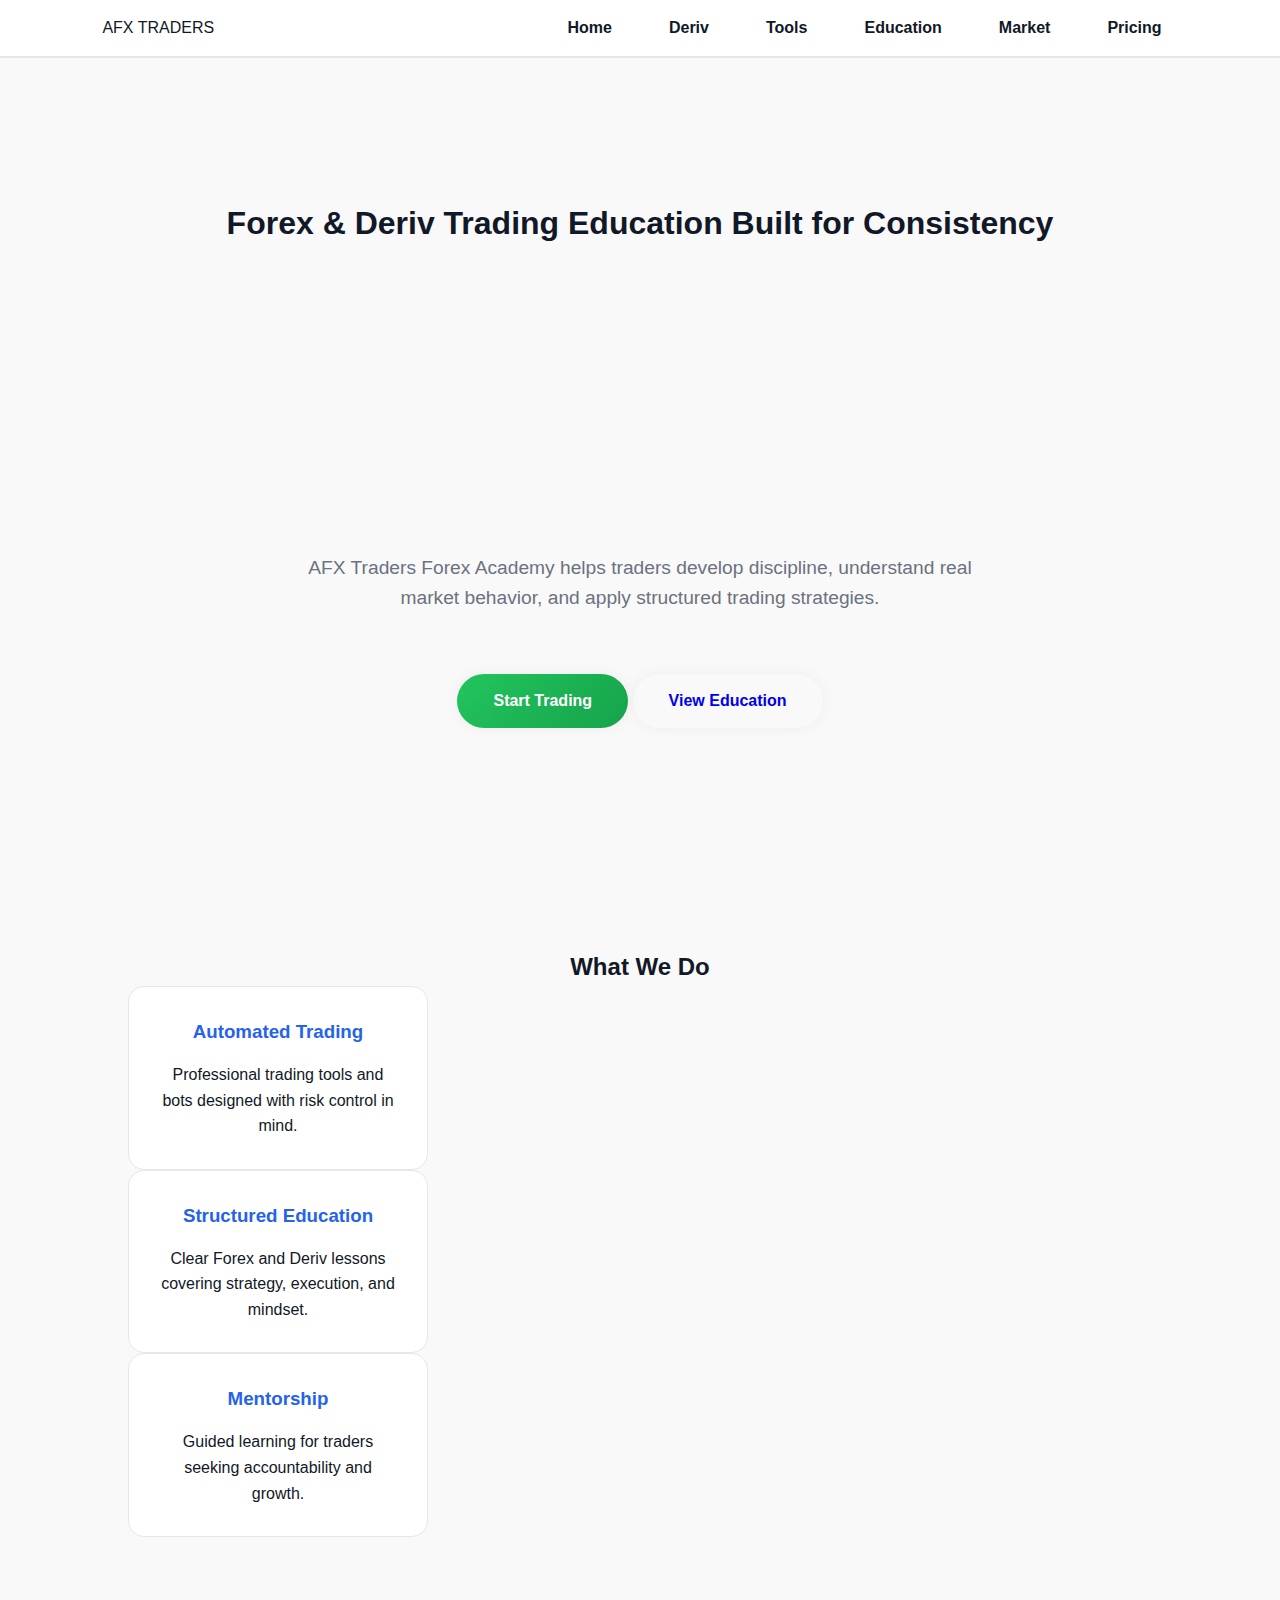
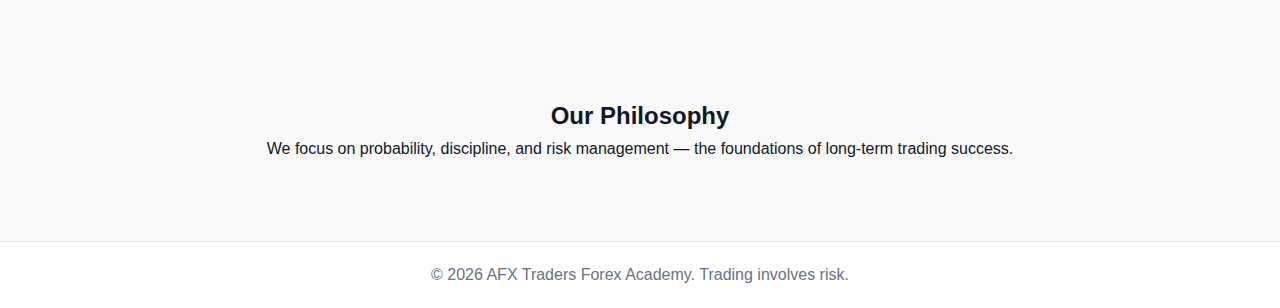
<file: index.html>
<!DOCTYPE html>
<html lang="en">
<head>
  <meta charset="UTF-8">
  <title>AFX Traders Forex Academy | Professional Trading Education</title>
  <meta name="description" content="AFX Traders Forex Academy provides professional Forex and Deriv trading education, automated tools, and mentorship focused on discipline and consistency.">
  <meta name="viewport" content="width=device-width, initial-scale=1.0">
  <link rel="stylesheet" href="style.css">
</head>
<body>

<nav class="navbar">
  <div class="logo">AFX TRADERS</div>
  <ul class="nav-links">
    <li><a href="index.html" class="active">Home</a></li>
    <li><a href="deriv.html">Deriv</a></li>
    <li><a href="tools.html">Tools</a></li>
    <li><a href="courses.html">Education</a></li>
    <li><a href="market.html">Market</a></li>
    <li><a href="pricing.html">Pricing</a></li>
  </ul>
</nav>

<section class="hero">
  <h1>Forex & Deriv Trading Education Built for Consistency</h1>
  <p>
    AFX Traders Forex Academy helps traders develop discipline, understand
    real market behavior, and apply structured trading strategies.
  </p>

  <div class="hero-buttons">
    <a href="deriv.html" class="btn green">Start Trading</a>
    <a href="courses.html" class="btn outline">View Education</a>
  </div>
</section>

<section class="section">
  <h2 class="center">What We Do</h2>

  <div class="grid">
    <div class="card">
      <h3>Automated Trading</h3>
      <p>Professional trading tools and bots designed with risk control in mind.</p>
    </div>
    <div class="card">
      <h3>Structured Education</h3>
      <p>Clear Forex and Deriv lessons covering strategy, execution, and mindset.</p>
    </div>
    <div class="card">
      <h3>Mentorship</h3>
      <p>Guided learning for traders seeking accountability and growth.</p>
    </div>
  </div>
</section>

<section class="section dark">
  <h2 class="center">Our Philosophy</h2>
  <p class="center max">
    We focus on probability, discipline, and risk management —
    the foundations of long-term trading success.
  </p>
</section>

<footer>
  <p>© 2026 AFX Traders Forex Academy. Trading involves risk.</p>
</footer>

</body>
</html>
</file>
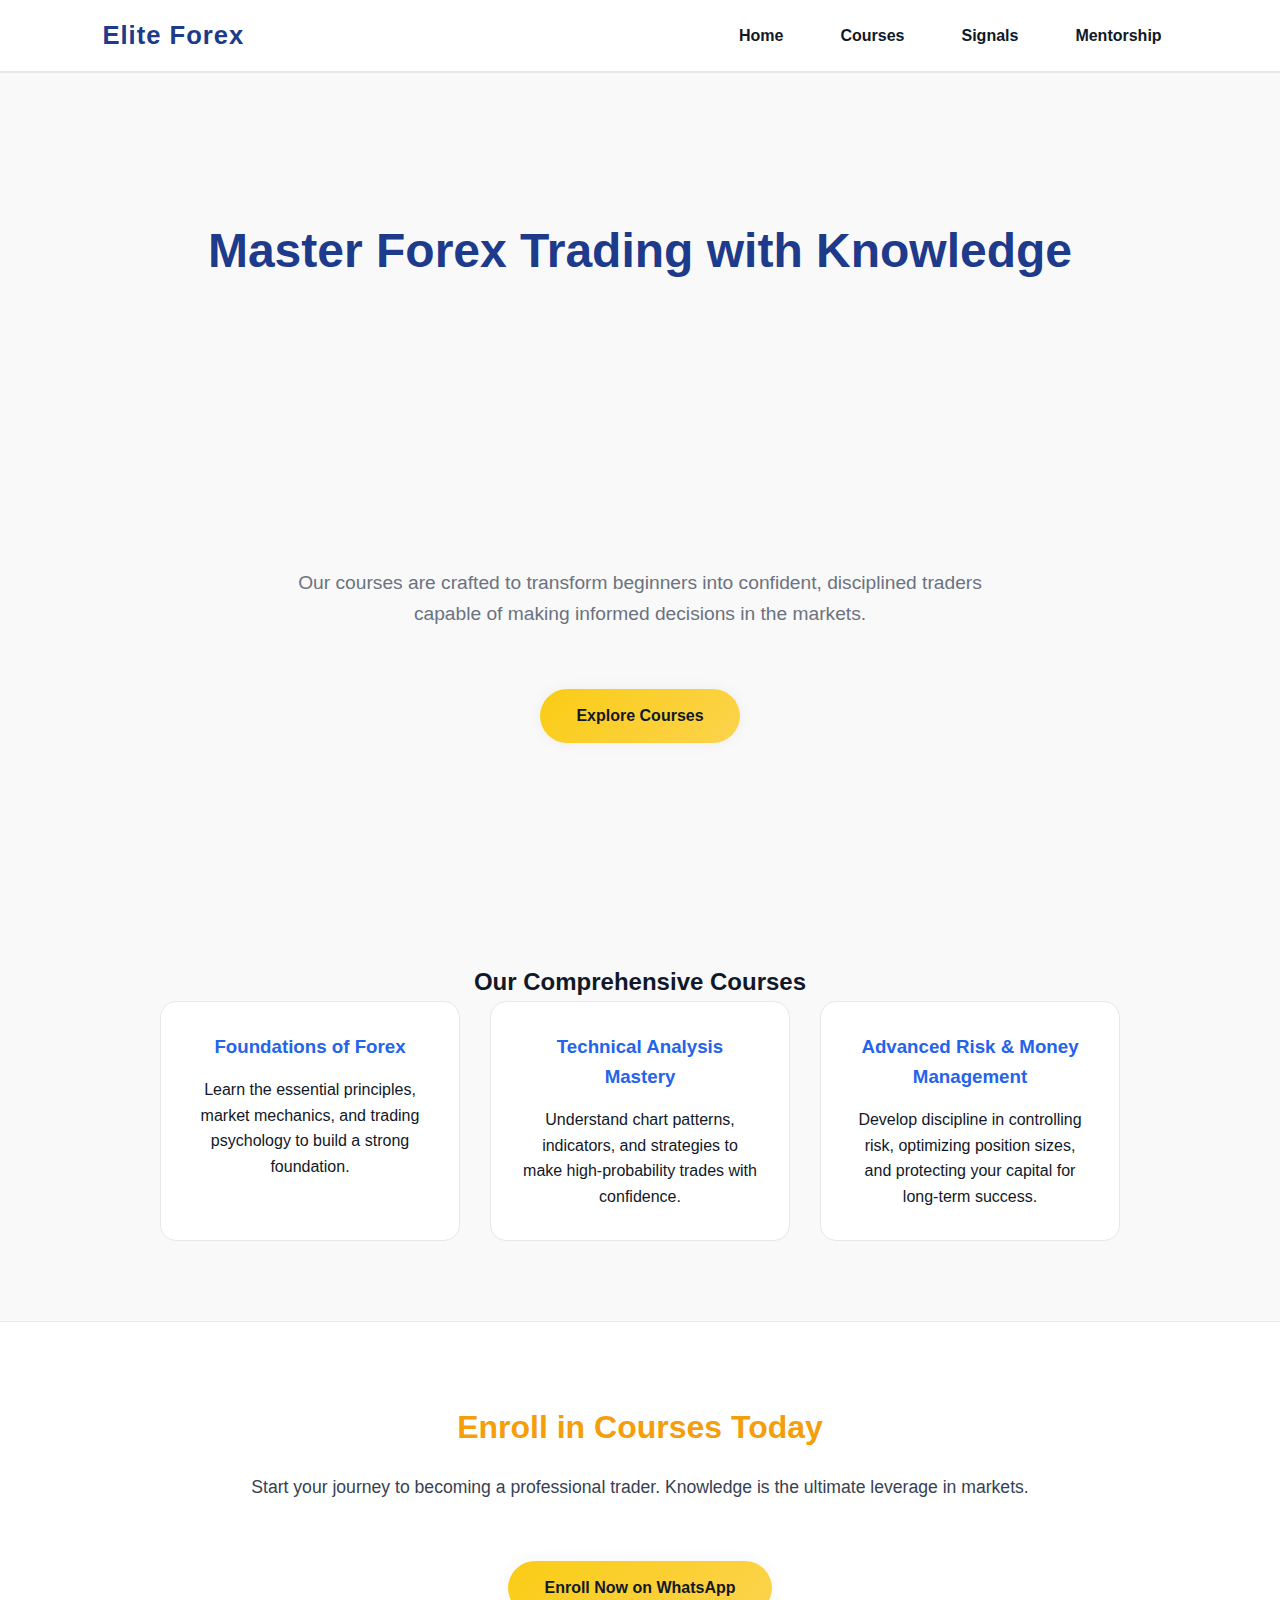
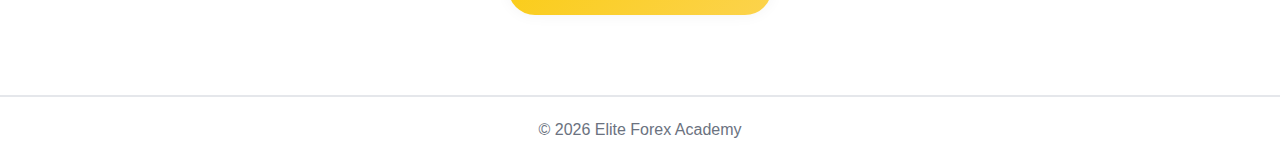
<file: courses.html>
<!DOCTYPE html>
<html lang="en">
<head>
  <meta charset="UTF-8">
  <title>Forex Courses - Elite Forex Academy</title>
  <link rel="stylesheet" href="style.css">
</head>
<body>

<!-- NAVBAR -->
<nav>
  <h1>Elite Forex</h1>
  <ul>
    <li><a href="index.html">Home</a></li>
    <li><a href="courses.html">Courses</a></li>
    <li><a href="signals.html">Signals</a></li>
    <li><a href="mentorship.html">Mentorship</a></li>
  </ul>
</nav>

<!-- HERO -->
<section class="hero">
  <h2>Master Forex Trading with Knowledge</h2>
  <p>Our courses are crafted to transform beginners into confident, disciplined traders capable of making informed decisions in the markets.</p>
  <a href="#course-list" class="btn gold">Explore Courses</a>
</section>

<!-- COURSES LIST -->
<section id="course-list">
  <h2>Our Comprehensive Courses</h2>
  <div class="cards">
    <div class="card">
      <h3>Foundations of Forex</h3>
      <p>Learn the essential principles, market mechanics, and trading psychology to build a strong foundation.</p>
    </div>
    <div class="card">
      <h3>Technical Analysis Mastery</h3>
      <p>Understand chart patterns, indicators, and strategies to make high-probability trades with confidence.</p>
    </div>
    <div class="card">
      <h3>Advanced Risk & Money Management</h3>
      <p>Develop discipline in controlling risk, optimizing position sizes, and protecting your capital for long-term success.</p>
    </div>
  </div>
</section>

<!-- CTA -->
<section class="cta">
  <h2>Enroll in Courses Today</h2>
  <p>Start your journey to becoming a professional trader. Knowledge is the ultimate leverage in markets.</p>
  <a href="https://wa.me/254799045699" class="btn gold" target="_blank">Enroll Now on WhatsApp</a>
</section>

<footer>
  <p>© 2026 Elite Forex Academy</p>
</footer>

</body>
</html>
</file>
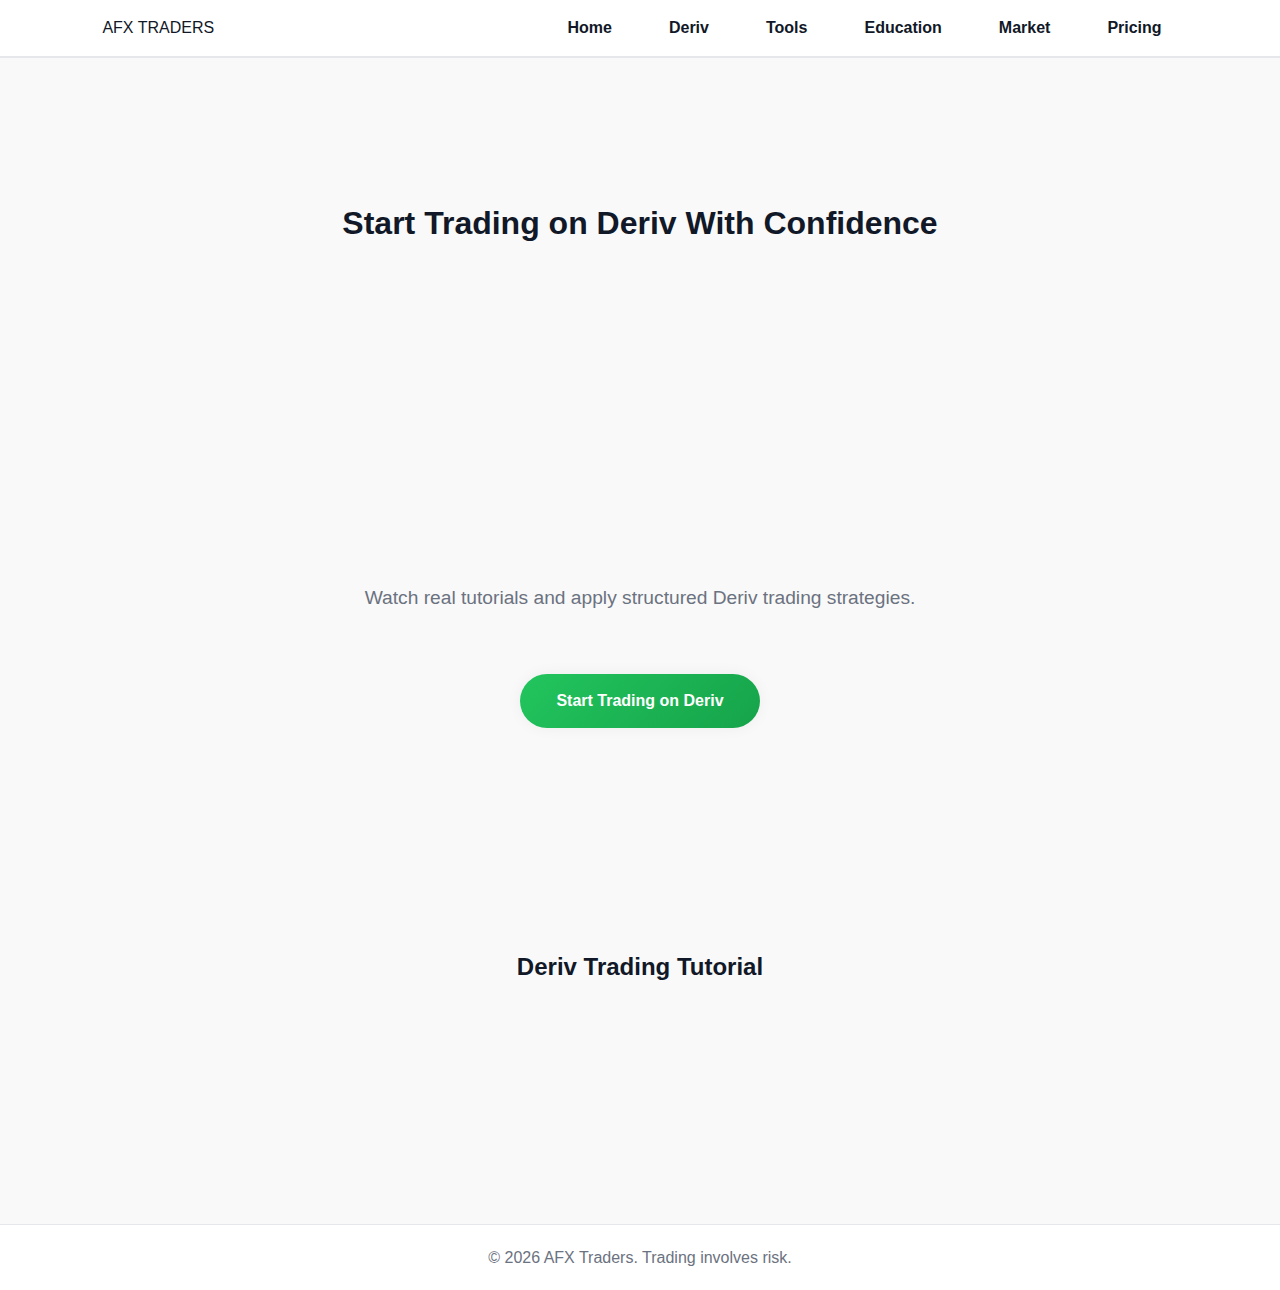
<file: deriv.html>
<!DOCTYPE html>
<html lang="en">
<head>
  <meta charset="UTF-8">
  <title>Trade on Deriv with AFX Traders | Practical Tutorials</title>
  <meta name="description" content="Learn how to trade on Deriv using clear tutorials and practical strategies from AFX Traders.">
  <meta name="viewport" content="width=device-width, initial-scale=1.0">
  <link rel="stylesheet" href="style.css">
</head>
<body>

<nav class="navbar">
  <div class="logo">AFX TRADERS</div>
  <ul class="nav-links">
    <li><a href="index.html">Home</a></li>
    <li><a href="deriv.html" class="active">Deriv</a></li>
    <li><a href="tools.html">Tools</a></li>
    <li><a href="courses.html">Education</a></li>
    <li><a href="market.html">Market</a></li>
    <li><a href="pricing.html">Pricing</a></li>
  </ul>
</nav>

<section class="hero">
  <h1>Start Trading on Deriv With Confidence</h1>
  <p>Watch real tutorials and apply structured Deriv trading strategies.</p>

  <a href="https://calekyztradinghub.site" target="_blank" class="btn green">
    Start Trading on Deriv
  </a>
</section>

<section class="section">
  <h2 class="center">Deriv Trading Tutorial</h2>

  <div class="video-card">
    <iframe
      src="https://www.youtube.com/embed/cB-ECa7Bo8E"
      title="AFX Traders Deriv Tutorial"
      frameborder="0"
      allowfullscreen>
    </iframe>
  </div>
</section>

<footer>
  <p>© 2026 AFX Traders. Trading involves risk.</p>
</footer>

</body>
</html>
</file>
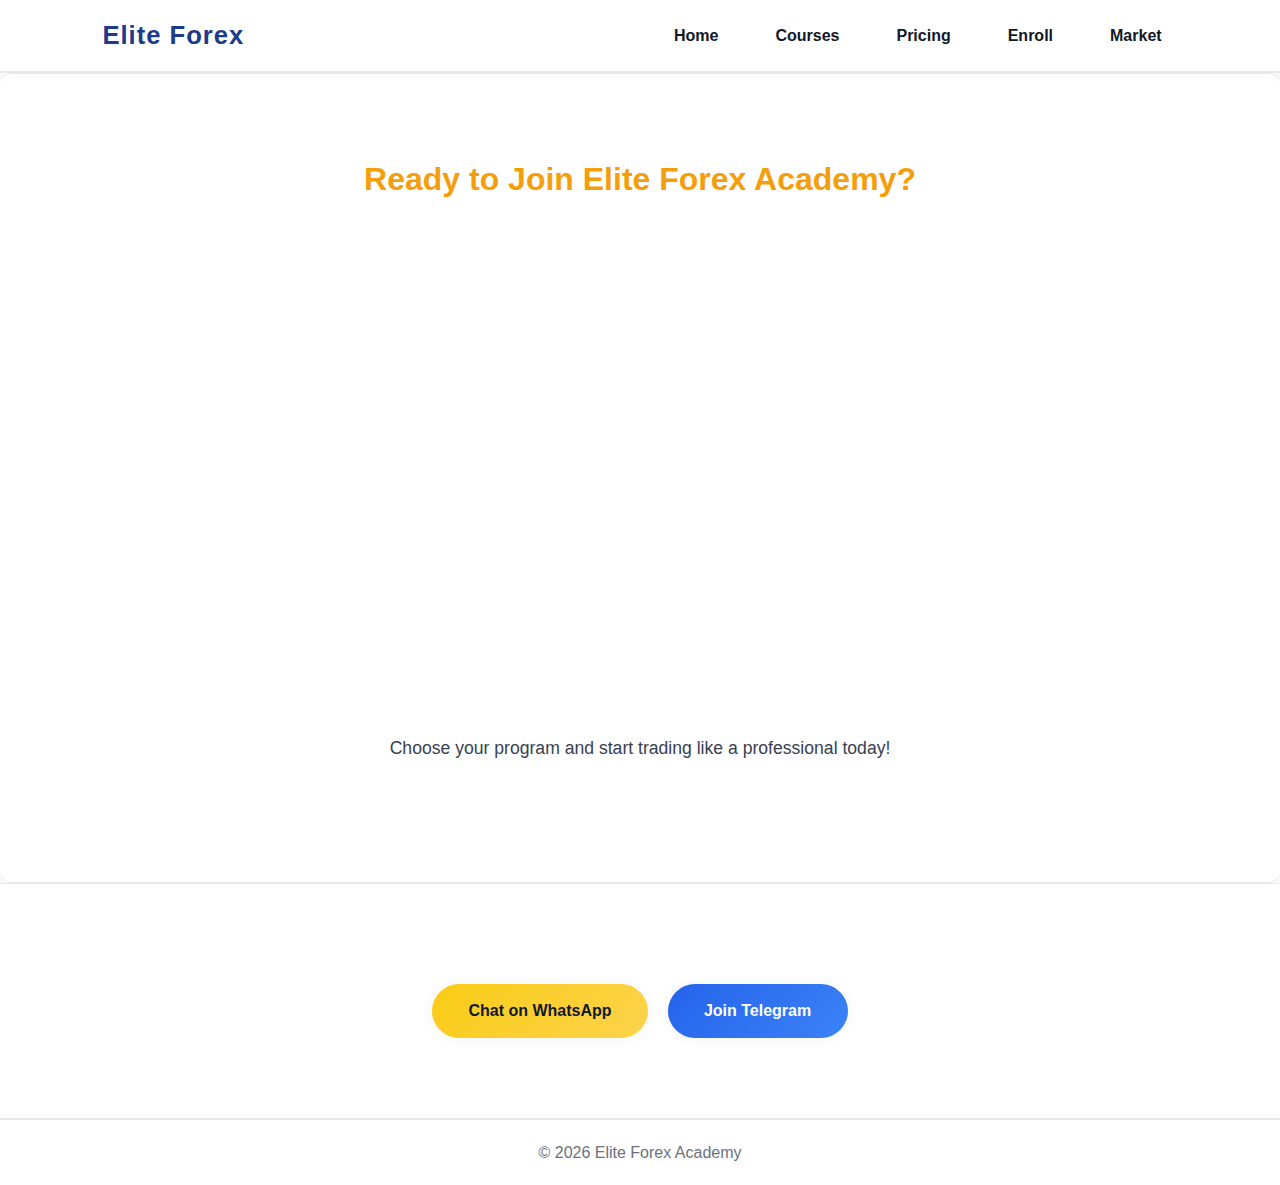
<file: enroll.html>
<!DOCTYPE html>
<html lang="en">
<head>
  <meta charset="UTF-8">
  <title>Enroll - Elite Forex Academy</title>
  <link rel="stylesheet" href="style.css">
</head>
<body>

<nav>
  <h1>Elite Forex</h1>
  <ul>
    <li><a href="index.html">Home</a></li>
    <li><a href="courses.html">Courses</a></li>
    <li><a href="pricing.html">Pricing</a></li>
    <li><a href="enroll.html" class="active">Enroll</a></li>
    <li><a href="market.html">Market</a></li>
  </ul>
</nav>

<section class="hero" id="enroll">
  <h2>Ready to Join Elite Forex Academy?</h2>
  <p>Choose your program and start trading like a professional today!</p>
</section>

<section class="cta">
  <div class="contact-buttons">
    <a href="https://wa.me/254799045699" class="btn gold" target="_blank">Chat on WhatsApp</a>
    <a href="https://t.me/calekyz254" class="btn blue" target="_blank">Join Telegram</a>
  </div>
</section>

<footer>
  <p>© 2026 Elite Forex Academy</p>
</footer>

</body>
</html>
</file>
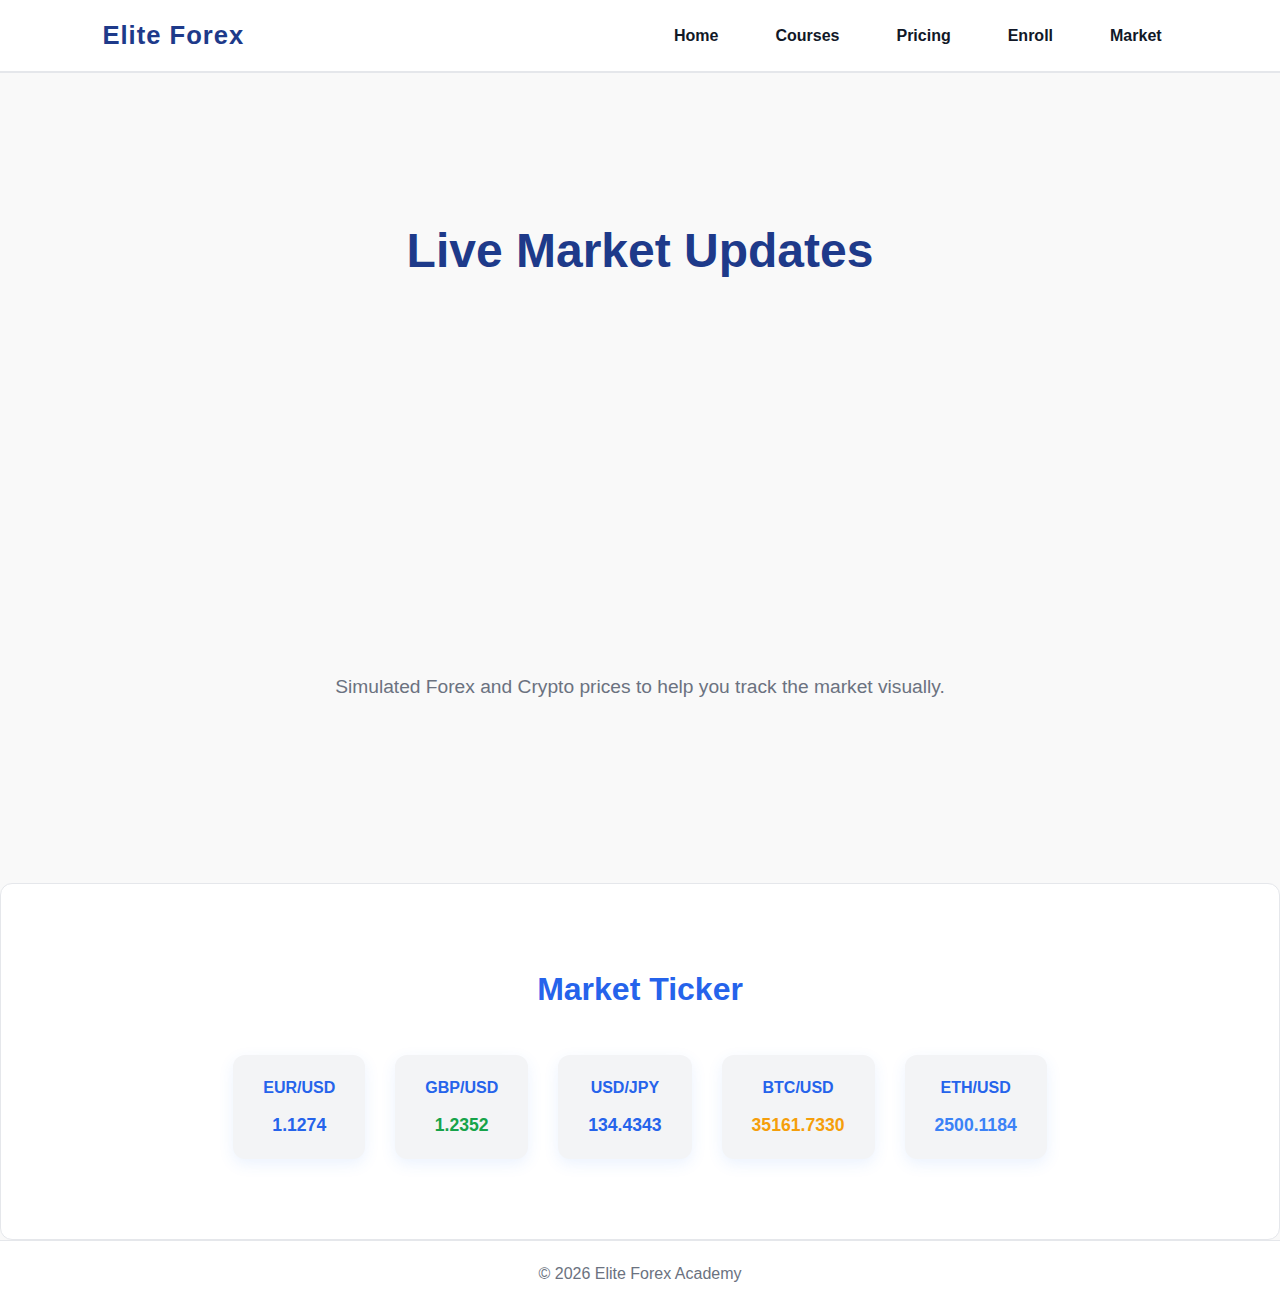
<file: market.html>
<!DOCTYPE html>
<html lang="en">
<head>
  <meta charset="UTF-8">
  <title>Market - Elite Forex Academy</title>
  <link rel="stylesheet" href="style.css">
</head>
<body>

<!-- NAVBAR -->
<nav>
  <h1>Elite Forex</h1>
  <ul>
    <li><a href="index.html">Home</a></li>
    <li><a href="courses.html">Courses</a></li>
    <li><a href="pricing.html">Pricing</a></li>
    <li><a href="enroll.html">Enroll</a></li>
    <li><a href="market.html" class="active">Market</a></li>
  </ul>
</nav>

<!-- HERO -->
<section class="hero" id="market">
  <h2>Live Market Updates</h2>
  <p>Simulated Forex and Crypto prices to help you track the market visually.</p>
</section>

<!-- MARKET UPDATES -->
<section id="market-updates">
  <h2>Market Ticker</h2>
  <div class="ticker" id="market-ticker"></div>
</section>

<script>
const prices = [
  {name: 'EUR/USD', value: 1.1234, color:'#2563eb'},
  {name: 'GBP/USD', value: 1.2345, color:'#16a34a'},
  {name: 'USD/JPY', value: 134.56, color:'#2563eb'},
  {name: 'BTC/USD', value: 35000, color:'#f59e0b'},
  {name: 'ETH/USD', value: 2500, color:'#3b82f6'}
];

const ticker = document.getElementById('market-ticker');

function updateTicker() {
  ticker.innerHTML = '';
  prices.forEach(p => {
    // Random small fluctuation
    let fluctuation = (Math.random() - 0.5) * 0.01;
    p.value = (p.value * (1 + fluctuation)).toFixed(4);
    const item = document.createElement('div');
    item.classList.add('ticker-item');
    item.innerHTML = `<h4>${p.name}</h4><p style="color:${p.color}">${p.value}</p>`;
    ticker.appendChild(item);
  });
}

updateTicker();
setInterval(updateTicker, 10000); // refresh every 10s
</script>

<!-- FOOTER -->
<footer>
  <p>© 2026 Elite Forex Academy</p>
</footer>

</body>
</html>
</file>
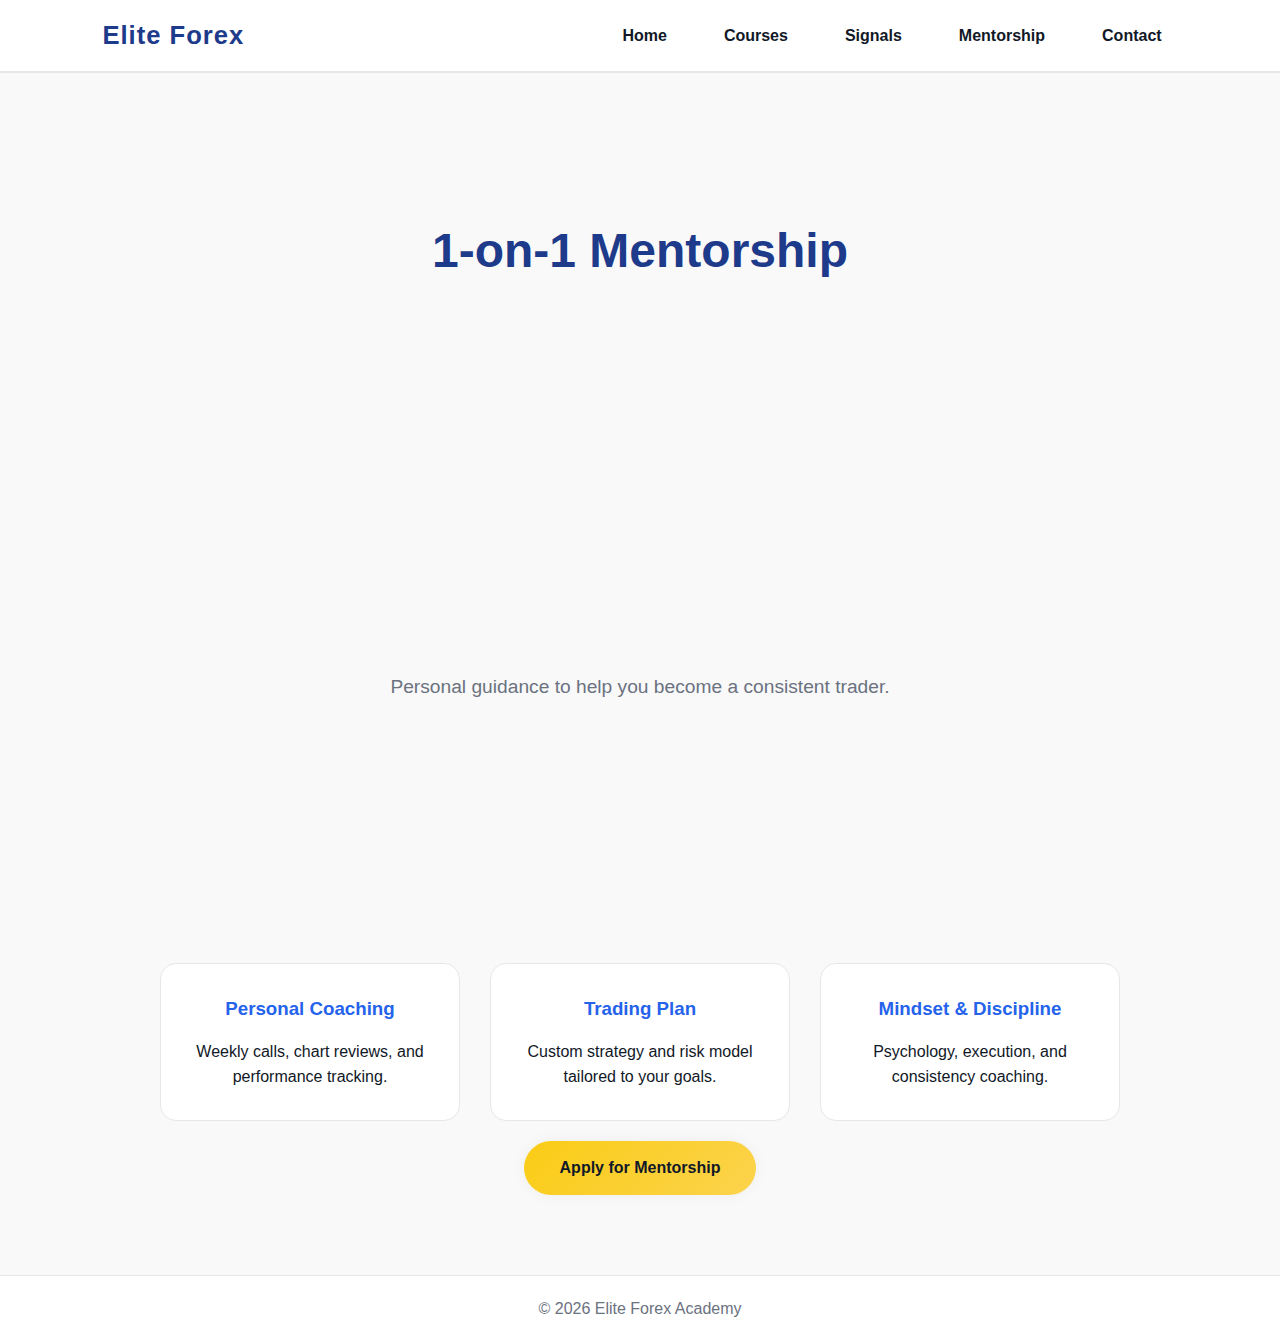
<file: mentorship.html>
<!DOCTYPE html>
<html lang="en">
<head>
  <meta charset="UTF-8">
  <title>Mentorship | Elite Forex Academy</title>
  <link rel="stylesheet" href="style.css">
</head>
<body>

<nav>
  <h1>Elite Forex</h1>
  <ul>
    <li><a href="index.html">Home</a></li>
    <li><a href="courses.html">Courses</a></li>
    <li><a href="signals.html">Signals</a></li>
    <li><a href="mentorship.html">Mentorship</a></li>
    <li><a href="index.html#contact">Contact</a></li>
  </ul>
</nav>

<section class="hero">
  <h2>1-on-1 Mentorship</h2>
  <p>Personal guidance to help you become a consistent trader.</p>
</section>

<section>
  <div class="cards">
    <div class="card">
      <h3>Personal Coaching</h3>
      <p>Weekly calls, chart reviews, and performance tracking.</p>
    </div>

    <div class="card">
      <h3>Trading Plan</h3>
      <p>Custom strategy and risk model tailored to your goals.</p>
    </div>

    <div class="card">
      <h3>Mindset & Discipline</h3>
      <p>Psychology, execution, and consistency coaching.</p>
    </div>
  </div>

  <a
    href="https://wa.me/2547XXXXXXXX"
    class="btn gold"
    target="_blank"
  >
    Apply for Mentorship
  </a>
</section>

<footer>
  <p>© 2026 Elite Forex Academy</p>
</footer>

</body>
</html>
</file>
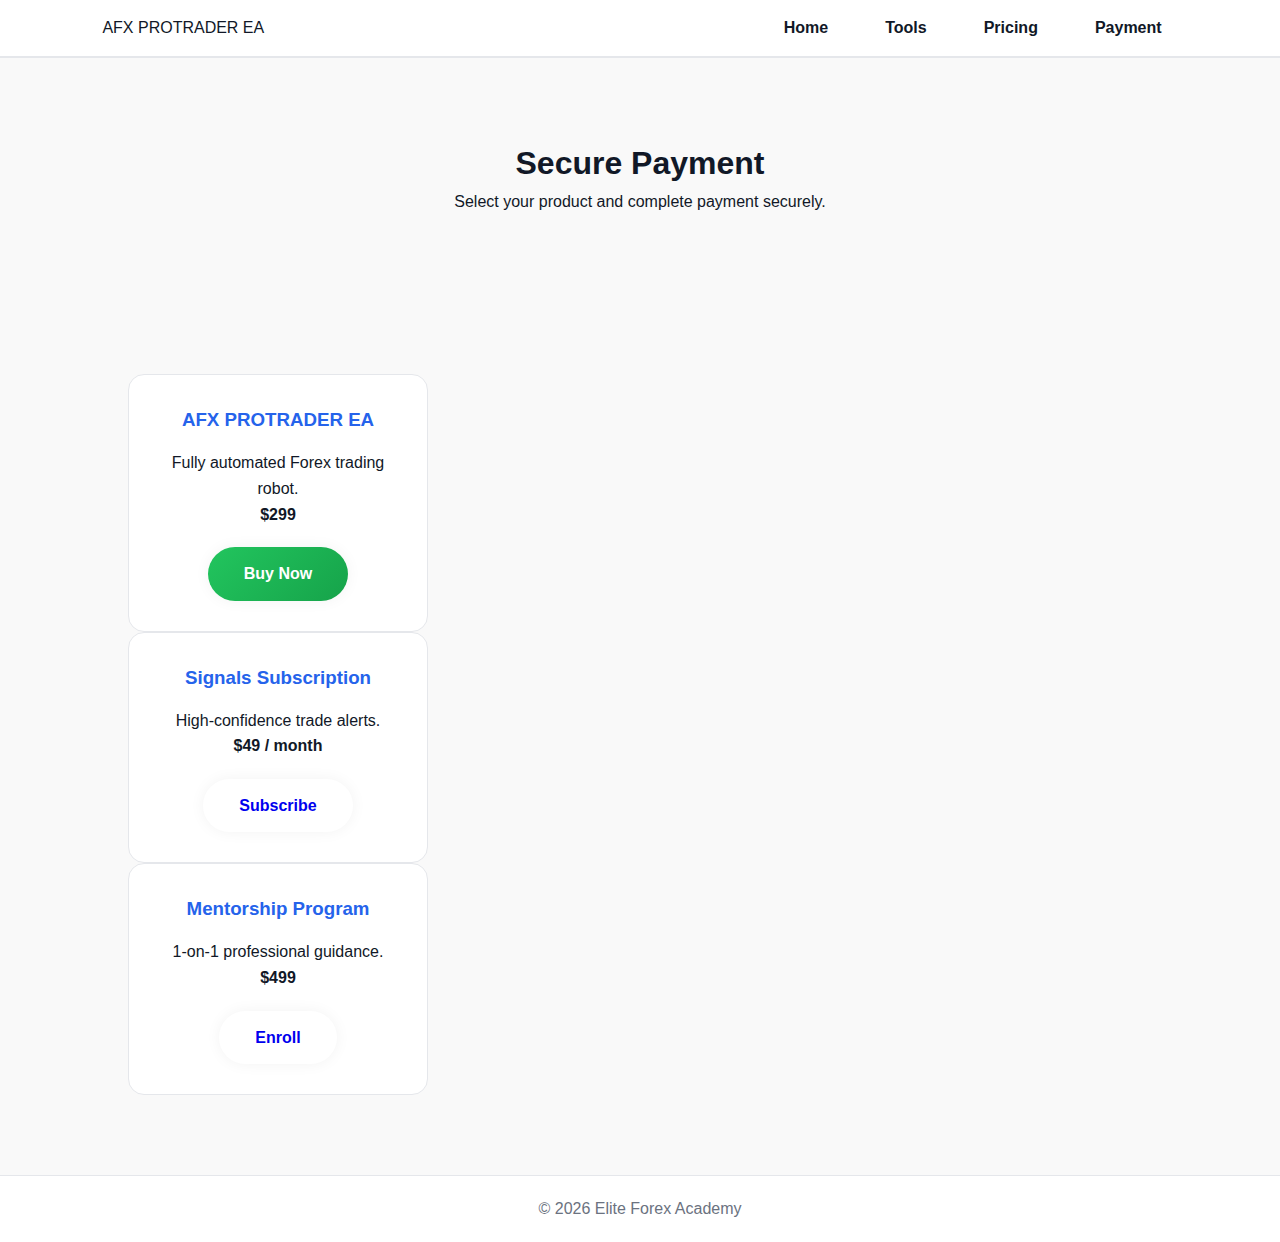
<file: payment.html>
<!DOCTYPE html>
<html lang="en">
<head>
  <meta charset="UTF-8">
  <title>Payment | AFX PROTRADER EA</title>
  <link rel="stylesheet" href="style.css">
</head>
<body>

<nav class="navbar">
  <div class="logo">AFX PROTRADER EA</div>
  <ul class="nav-links">
    <li><a href="index.html">Home</a></li>
    <li><a href="tools.html">Tools</a></li>
    <li><a href="pricing.html">Pricing</a></li>
    <li><a href="payment.html" class="active">Payment</a></li>
  </ul>
</nav>

<section class="page-header">
  <h1>Secure Payment</h1>
  <p>Select your product and complete payment securely.</p>
</section>

<section>
  <div class="grid">

    <div class="card">
      <h3>AFX PROTRADER EA</h3>
      <p>Fully automated Forex trading robot.</p>
      <p><strong>$299</strong></p>
      <a href="#" class="btn green" onclick="payEA()">Buy Now</a>
    </div>

    <div class="card">
      <h3>Signals Subscription</h3>
      <p>High-confidence trade alerts.</p>
      <p><strong>$49 / month</strong></p>
      <a href="#" class="btn orange" onclick="paySignals()">Subscribe</a>
    </div>

    <div class="card">
      <h3>Mentorship Program</h3>
      <p>1-on-1 professional guidance.</p>
      <p><strong>$499</strong></p>
      <a href="#" class="btn black" onclick="payMentorship()">Enroll</a>
    </div>

  </div>
</section>

<footer>
  <p>© 2026 Elite Forex Academy</p>
</footer>

<script src="https://js.paystack.co/v1/inline.js"></script>
<script>
function payEA() {
  paystackPay(299, "AFX PROTRADER EA");
}
function paySignals() {
  paystackPay(49, "AFX Signals");
}
function payMentorship() {
  paystackPay(499, "AFX Mentorship");
}

function paystackPay(amount, product) {
  let handler = PaystackPop.setup({
    key: 'YOUR_PUBLIC_KEY_HERE',
    email: 'customer@email.com',
    amount: amount * 100,
    currency: 'USD',
    metadata: {
      custom_fields: [
        { display_name: "Product", variable_name: "product", value: product }
      ]
    },
    callback: function(response) {
      alert('Payment successful! Reference: ' + response.reference);
    },
    onClose: function() {
      alert('Transaction cancelled');
    }
  });
  handler.openIframe();
}
</script>

</body>
</html>
</file>
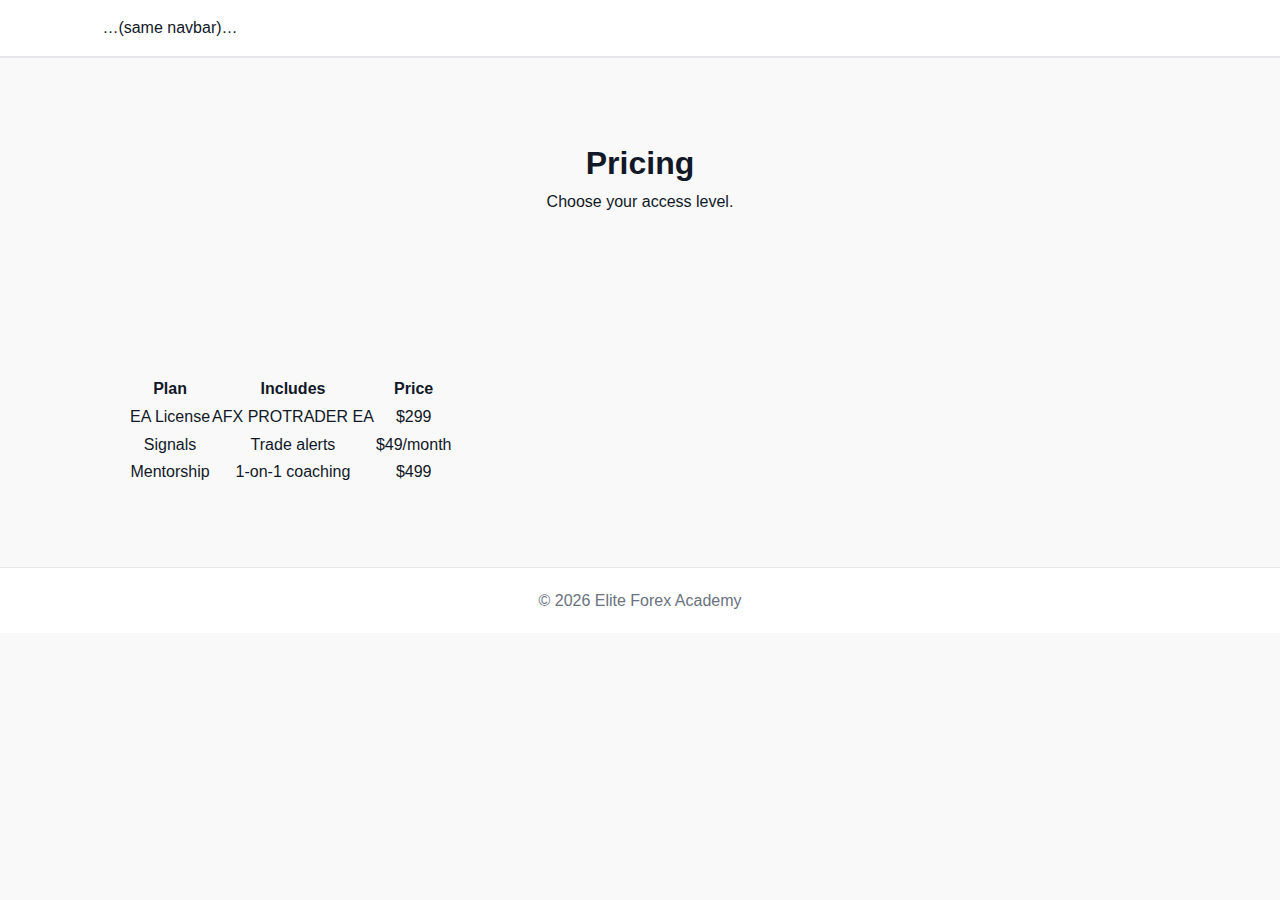
<file: pricing.html>
<!DOCTYPE html>
<html lang="en">
<head>
  <meta charset="UTF-8">
  <title>Pricing</title>
  <link rel="stylesheet" href="style.css">
</head>
<body>

<nav class="navbar">…(same navbar)…</nav>

<section class="page-header">
  <h1>Pricing</h1>
  <p>Choose your access level.</p>
</section>

<section>
  <table>
    <tr><th>Plan</th><th>Includes</th><th>Price</th></tr>
    <tr><td>EA License</td><td>AFX PROTRADER EA</td><td>$299</td></tr>
    <tr><td>Signals</td><td>Trade alerts</td><td>$49/month</td></tr>
    <tr><td>Mentorship</td><td>1-on-1 coaching</td><td>$499</td></tr>
  </table>
</section>

<footer><p>© 2026 Elite Forex Academy</p></footer>

</body>
</html>
</file>
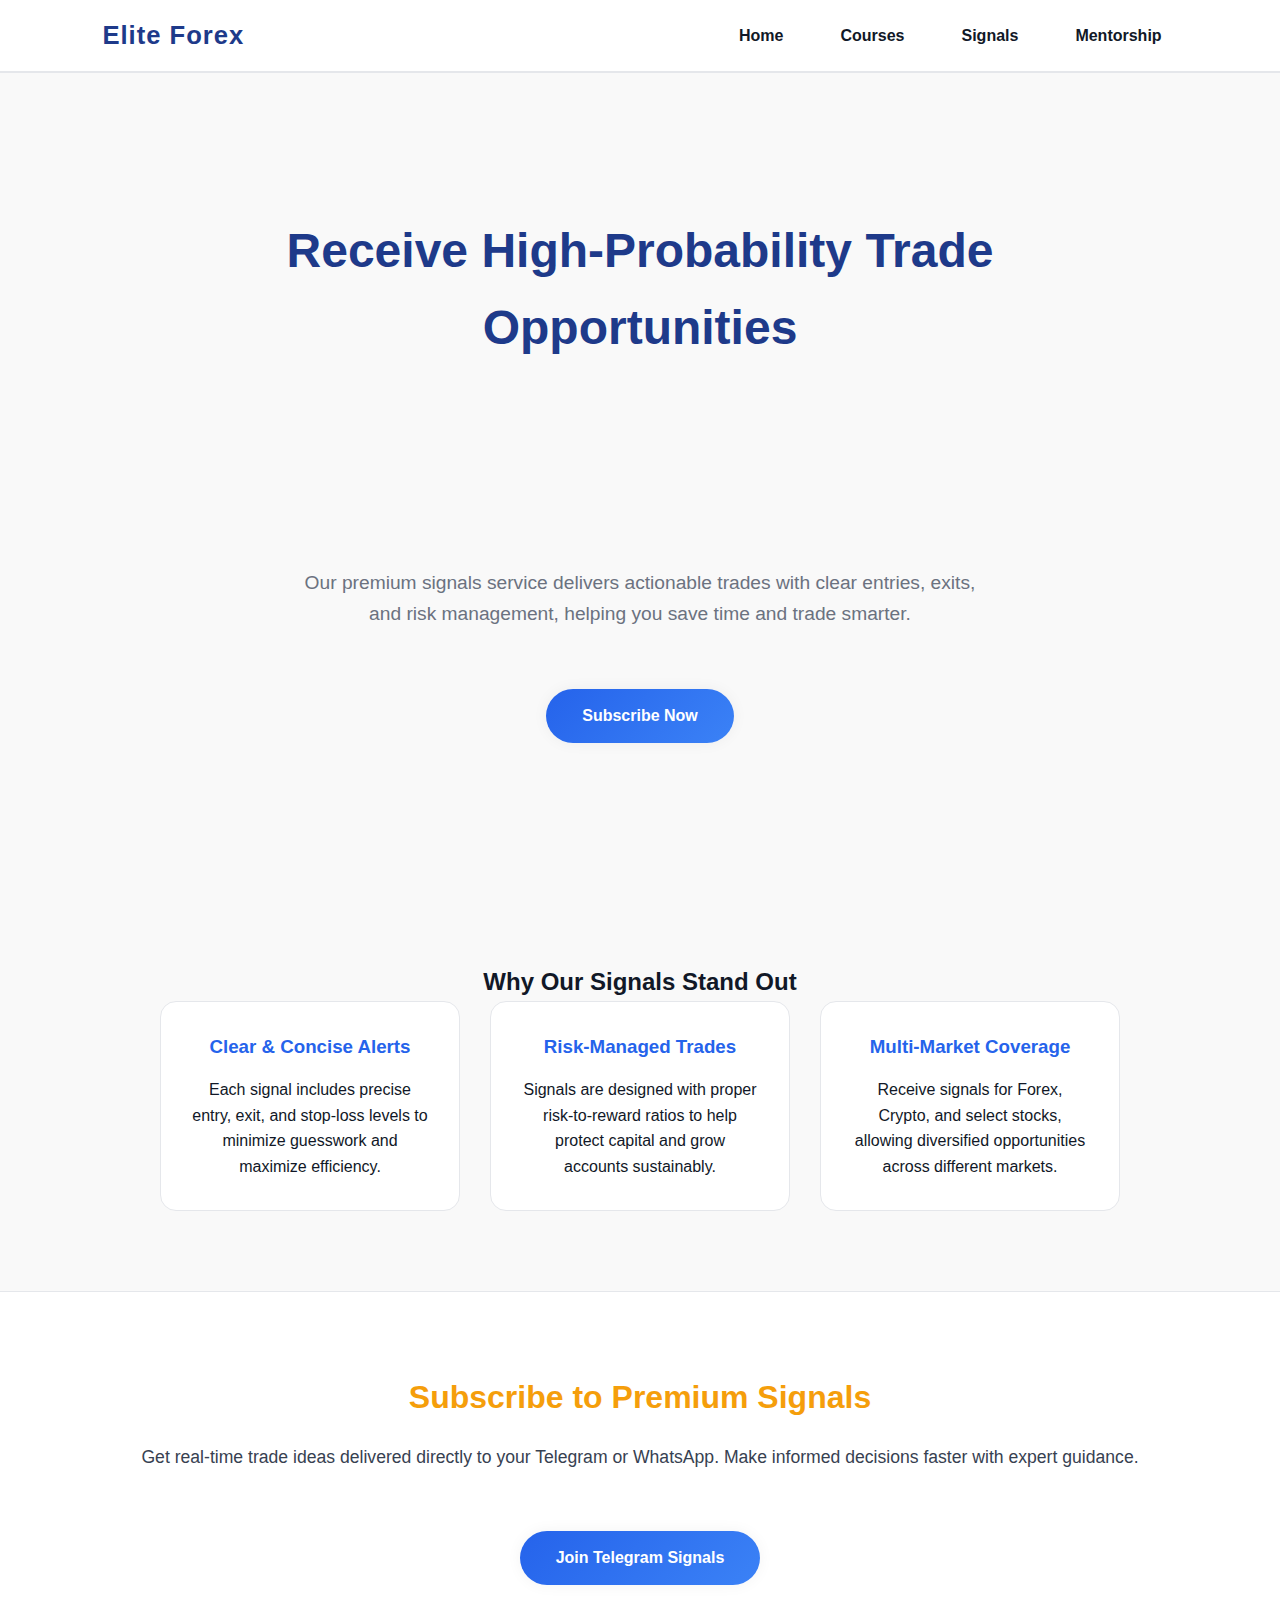
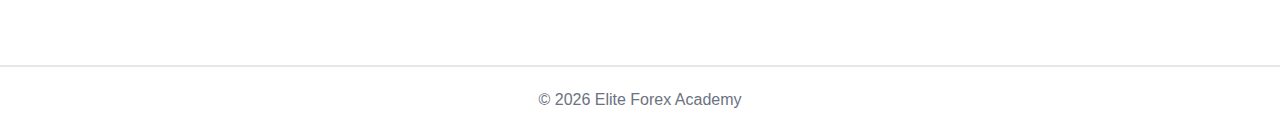
<file: signals.html>
<!DOCTYPE html>
<html lang="en">
<head>
  <meta charset="UTF-8">
  <title>Premium Signals - Elite Forex Academy</title>
  <link rel="stylesheet" href="style.css">
</head>
<body>

<!-- NAVBAR -->
<nav>
  <h1>Elite Forex</h1>
  <ul>
    <li><a href="index.html">Home</a></li>
    <li><a href="courses.html">Courses</a></li>
    <li><a href="signals.html">Signals</a></li>
    <li><a href="mentorship.html">Mentorship</a></li>
  </ul>
</nav>

<!-- HERO -->
<section class="hero">
  <h2>Receive High-Probability Trade Opportunities</h2>
  <p>Our premium signals service delivers actionable trades with clear entries, exits, and risk management, helping you save time and trade smarter.</p>
  <a href="#signal-details" class="btn blue">Subscribe Now</a>
</section>

<!-- SIGNAL DETAILS -->
<section id="signal-details">
  <h2>Why Our Signals Stand Out</h2>
  <div class="cards">
    <div class="card">
      <h3>Clear & Concise Alerts</h3>
      <p>Each signal includes precise entry, exit, and stop-loss levels to minimize guesswork and maximize efficiency.</p>
    </div>
    <div class="card">
      <h3>Risk-Managed Trades</h3>
      <p>Signals are designed with proper risk-to-reward ratios to help protect capital and grow accounts sustainably.</p>
    </div>
    <div class="card">
      <h3>Multi-Market Coverage</h3>
      <p>Receive signals for Forex, Crypto, and select stocks, allowing diversified opportunities across different markets.</p>
    </div>
  </div>
</section>

<!-- CTA -->
<section class="cta">
  <h2>Subscribe to Premium Signals</h2>
  <p>Get real-time trade ideas delivered directly to your Telegram or WhatsApp. Make informed decisions faster with expert guidance.</p>
  <a href="https://t.me/calekyz254" class="btn blue" target="_blank">Join Telegram Signals</a>
</section>

<footer>
  <p>© 2026 Elite Forex Academy</p>
</footer>

</body>
</html>
</file>
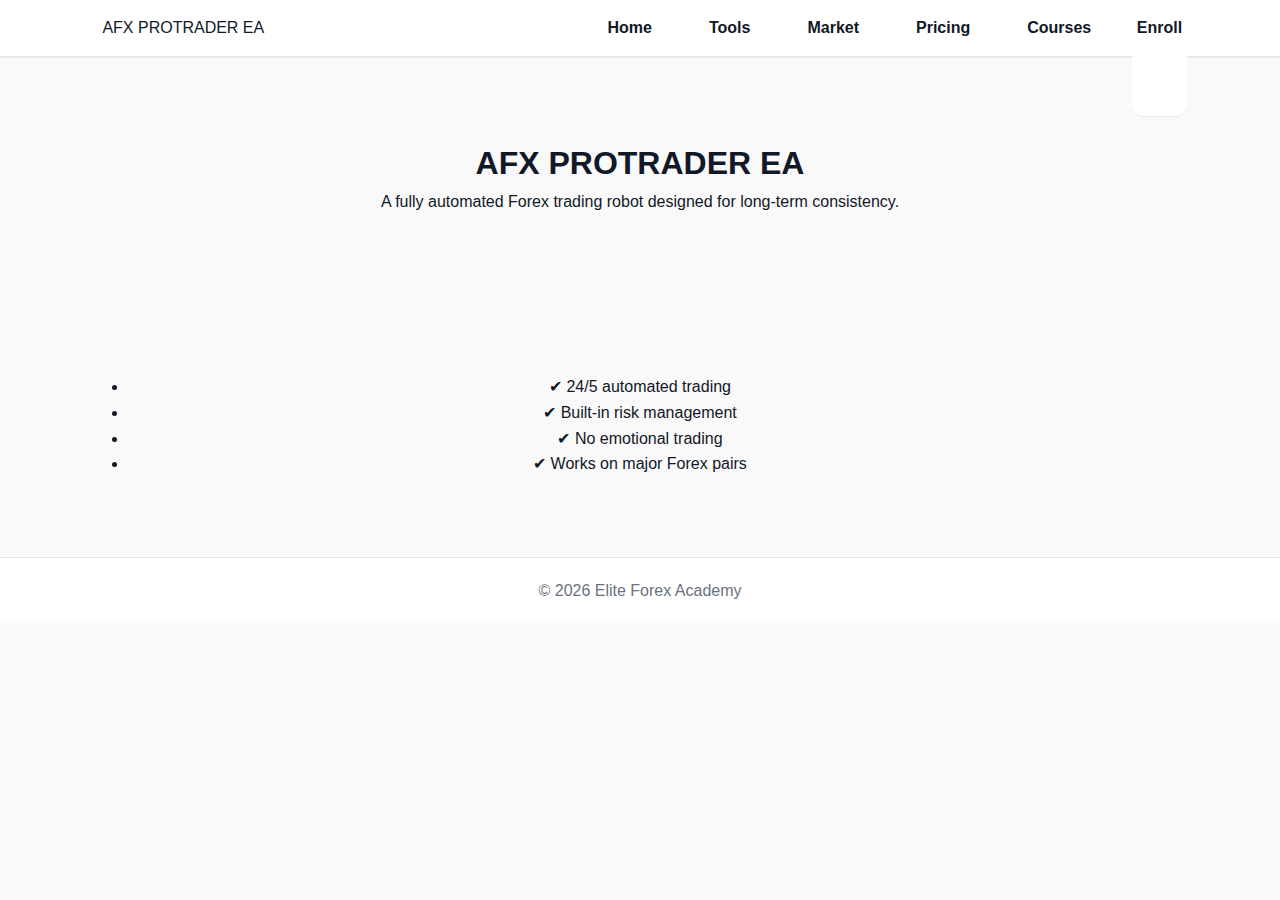
<file: tools.html>
<!DOCTYPE html>
<html lang="en">
<head>
  <meta charset="UTF-8">
  <title>Tools | AFX PROTRADER EA</title>
  <link rel="stylesheet" href="style.css">
</head>
<body>

<nav class="navbar">
  <div class="logo">AFX PROTRADER EA</div>
  <ul class="nav-links">
    <li><a href="index.html">Home</a></li>
    <li><a href="tools.html" class="active">Tools</a></li>
    <li><a href="market.html">Market</a></li>
    <li><a href="pricing.html">Pricing</a></li>
    <li><a href="courses.html">Courses</a></li>
    <li><a href="enroll.html" class="cta">Enroll</a></li>
  </ul>
</nav>

<section class="page-header">
  <h1>AFX PROTRADER EA</h1>
  <p>A fully automated Forex trading robot designed for long-term consistency.</p>
</section>

<section class="section-dark">
  <ul>
    <li>✔ 24/5 automated trading</li>
    <li>✔ Built-in risk management</li>
    <li>✔ No emotional trading</li>
    <li>✔ Works on major Forex pairs</li>
  </ul>
</section>

<footer>
  <p>© 2026 Elite Forex Academy</p>
</footer>

</body>
</html>
</file>
<file: style.css>
/* RESET */
* {
  margin: 0;
  padding: 0;
  box-sizing: border-box;
}

/* BODY & FONT */
body {
  font-family: 'Segoe UI', 'Roboto', sans-serif;
  background-color: #f9f9f9;
  color: #111827;
  line-height: 1.6;
  scroll-behavior: smooth;
}

/* NAVBAR */
nav {
  background-color: #ffffff;
  padding: 15px 8%;
  display: flex;
  justify-content: space-between;
  align-items: center;
  border-bottom: 2px solid #e5e7eb;
  position: sticky;
  top: 0;
  z-index: 999;
}

nav h1 {
  color: #1e3a8a; 
  font-size: 1.6rem;
  letter-spacing: 1px;
  font-weight: bold;
}

nav ul {
  list-style: none;
  display: flex;
  gap: 25px;
}

nav ul li a {
  text-decoration: none;
  color: #111827;
  font-weight: 600;
  padding: 10px 16px;
  border-radius: 12px;
  transition: 0.3s;
}

nav ul li a:hover {
  background: linear-gradient(135deg, #facc15, #fcd34d);
  color: #111827;
  box-shadow: 0 0 15px rgba(250, 204, 21, 0.4);
}

/* HERO SECTIONS */
.hero {
  min-height: 90vh;
  background-size: cover;
  background-position: center;
  text-align: center;
  padding: 140px 10%;
  display: flex;
  flex-direction: column;
  justify-content: center;
  align-items: center;
  border-radius: 12px;
  transition: background 0.5s;
}

.hero h2 {
  font-size: 3rem;
  color: #1e3a8a; 
  margin-bottom: 20px;
}

.hero p {
  font-size: 1.2rem;
  max-width: 700px;
  margin: auto 0 40px;
  color: #6b7280;
}

/* HERO BACKGROUNDS */
.hero#home {
  background: linear-gradient(rgba(255,255,255,0.8), rgba(255,255,255,0.9)),
              url("https://images.unsplash.com/photo-1611974789855-9c2a0a7236a3?crop=entropy&auto=format&fit=crop&w=1470&q=80");
}

.hero#courses {
  background: linear-gradient(rgba(255,255,255,0.85), rgba(255,255,255,0.95)),
              url("https://images.unsplash.com/photo-1600180758895-5e0e1f1b4c09?crop=entropy&auto=format&fit=crop&w=1470&q=80");
}

.hero#mentorship {
  background: linear-gradient(rgba(255,255,255,0.85), rgba(255,255,255,0.95)),
              url("https://images.unsplash.com/photo-1581092795363-0d0abf8b7e29?crop=entropy&auto=format&fit=crop&w=1470&q=80");
}

.hero#signals {
  background: linear-gradient(rgba(255,255,255,0.85), rgba(255,255,255,0.95)),
              url("https://images.unsplash.com/photo-1581092580497-ff1c4c72f57d?crop=entropy&auto=format&fit=crop&w=1470&q=80");
}

/* BUTTONS */
.btn {
  display: inline-block;
  margin-top: 20px;
  padding: 14px 36px;
  font-weight: bold;
  text-decoration: none;
  border-radius: 30px;
  transition: 0.4s;
  box-shadow: 0 0 15px rgba(0,0,0,0.05);
}

.btn.gold {
  background: linear-gradient(135deg, #facc15, #fcd34d);
  color: #111827;
}

.btn.blue {
  background: linear-gradient(135deg, #2563eb, #3b82f6);
  color: #ffffff;
}

.btn.green {
  background: linear-gradient(135deg, #22c55e, #16a34a);
  color: #ffffff;
}

.btn:hover {
  transform: scale(1.05);
  box-shadow: 0 0 25px rgba(250,204,21,0.5);
}

/* SECTIONS */
section {
  padding: 80px 10%;
  text-align: center;
  position: relative;
}

.cards {
  display: flex;
  gap: 30px;
  justify-content: center;
  flex-wrap: wrap;
}

/* CARDS */
.card {
  background: #ffffff;
  border: 1px solid #e5e7eb;
  border-radius: 16px;
  padding: 30px;
  width: 300px;
  transition: 0.3s;
  text-align: center;
  position: relative;
}

.card:hover {
  transform: translateY(-10px);
  box-shadow: 0 10px 30px rgba(59, 130, 246, 0.3);
}

.card h3 {
  color: #2563eb;
  margin-bottom: 15px;
}

.card p, .card li {
  color: #111827;
}

.card img {
  width: 80px;
  height: 80px;
  margin-bottom: 15px;
}

/* PRICING SECTION */
#pricing {
  background-color: #f3f4f6;
}

/* CTA / ENROLL */
.cta, #enroll {
  background-color: #ffffff;
  padding: 80px 10%;
  text-align: center;
  border-top: 1px solid #e5e7eb;
  border-bottom: 1px solid #e5e7eb;
}

.cta h2, #enroll h2 {
  color: #f59e0b;
  font-size: 2rem;
  margin-bottom: 20px;
}

.cta p, #enroll p {
  color: #374151;
  font-size: 1.1rem;
  margin-bottom: 40px;
}

.contact-buttons {
  display: flex;
  justify-content: center;
  gap: 20px;
  flex-wrap: wrap;
}

.contact-buttons .btn {
  min-width: 180px;
}

/* DISCLAIMER */
.disclaimer {
  background: #f3f4f6;
  padding: 60px 10%;
  text-align: center;
}

.disclaimer p {
  color: #6b7280;
  max-width: 900px;
  margin: auto 0 15px;
  font-size: 0.95rem;
}

/* LIVE MARKET UPDATES */
#market-updates {
  background: #ffffff;
  color: #111827;
  padding: 80px 10%;
  text-align: center;
  border: 1px solid #e5e7eb;
  border-radius: 12px;
}

#market-updates h2 {
  color: #2563eb;
  margin-bottom: 40px;
  font-size: 2rem;
}

.ticker {
  display: flex;
  justify-content: center;
  gap: 30px;
  flex-wrap: wrap;
}

.ticker-item {
  background: #f3f4f6;
  padding: 20px 30px;
  border-radius: 12px;
  box-shadow: 0 5px 15px rgba(59,130,246,0.1);
  transition: 0.3s;
}

.ticker-item:hover {
  transform: translateY(-5px);
  box-shadow: 0 10px 25px rgba(59,130,246,0.25);
}

.ticker-item h4 {
  color: #2563eb;
  margin-bottom: 10px;
}

.ticker-item p {
  color: #16a34a; /* green for positive, can change dynamically */
  font-weight: bold;
  font-size: 1.1rem;
}

/* FOOTER */
footer {
  background: #ffffff;
  text-align: center;
  padding: 20px;
  color: #6b7280;
  border-top: 1px solid #e5e7eb;
}

/* MOBILE */
@media (max-width: 768px) {
  nav ul {
    display: none;
  }

  .hero h2 {
    font-size: 2.2rem;
  }

  .cards, .ticker, .contact-buttons {
    flex-direction: column;
    align-items: center;
  }
}
</file>
